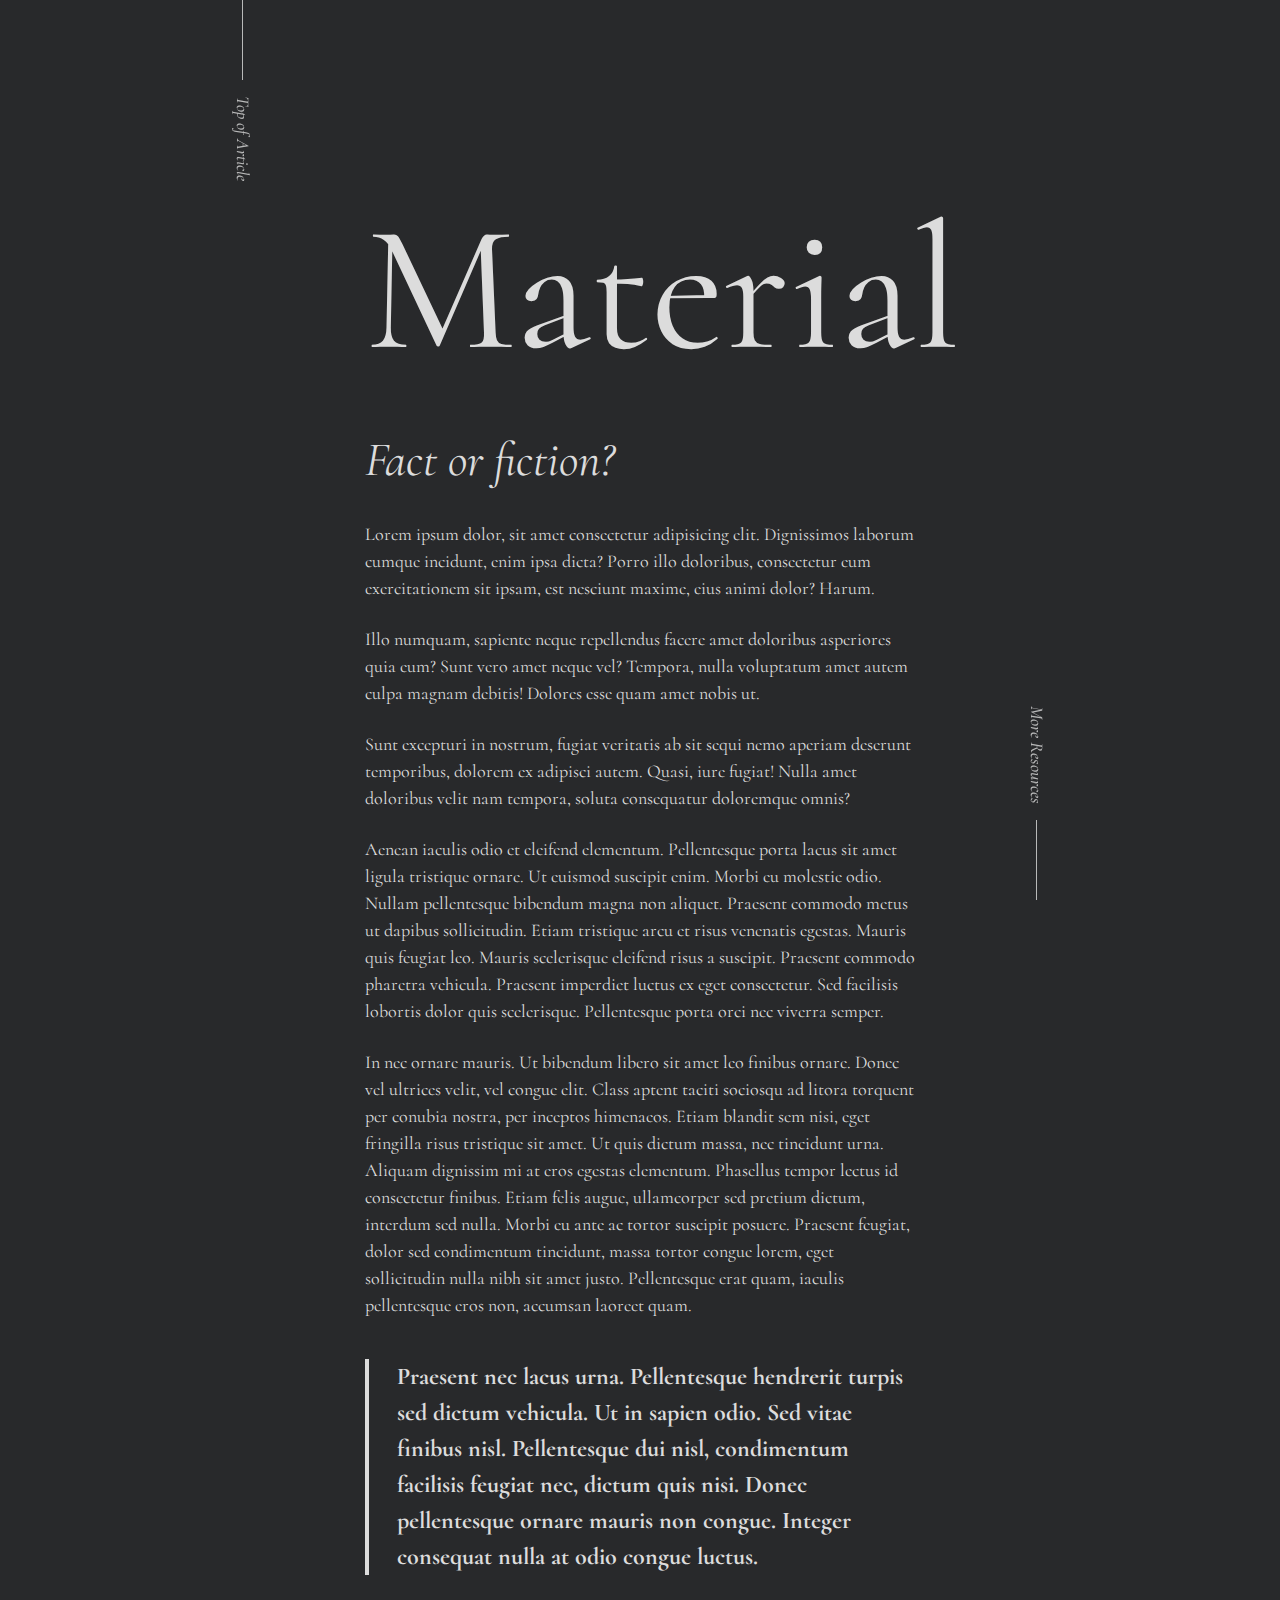
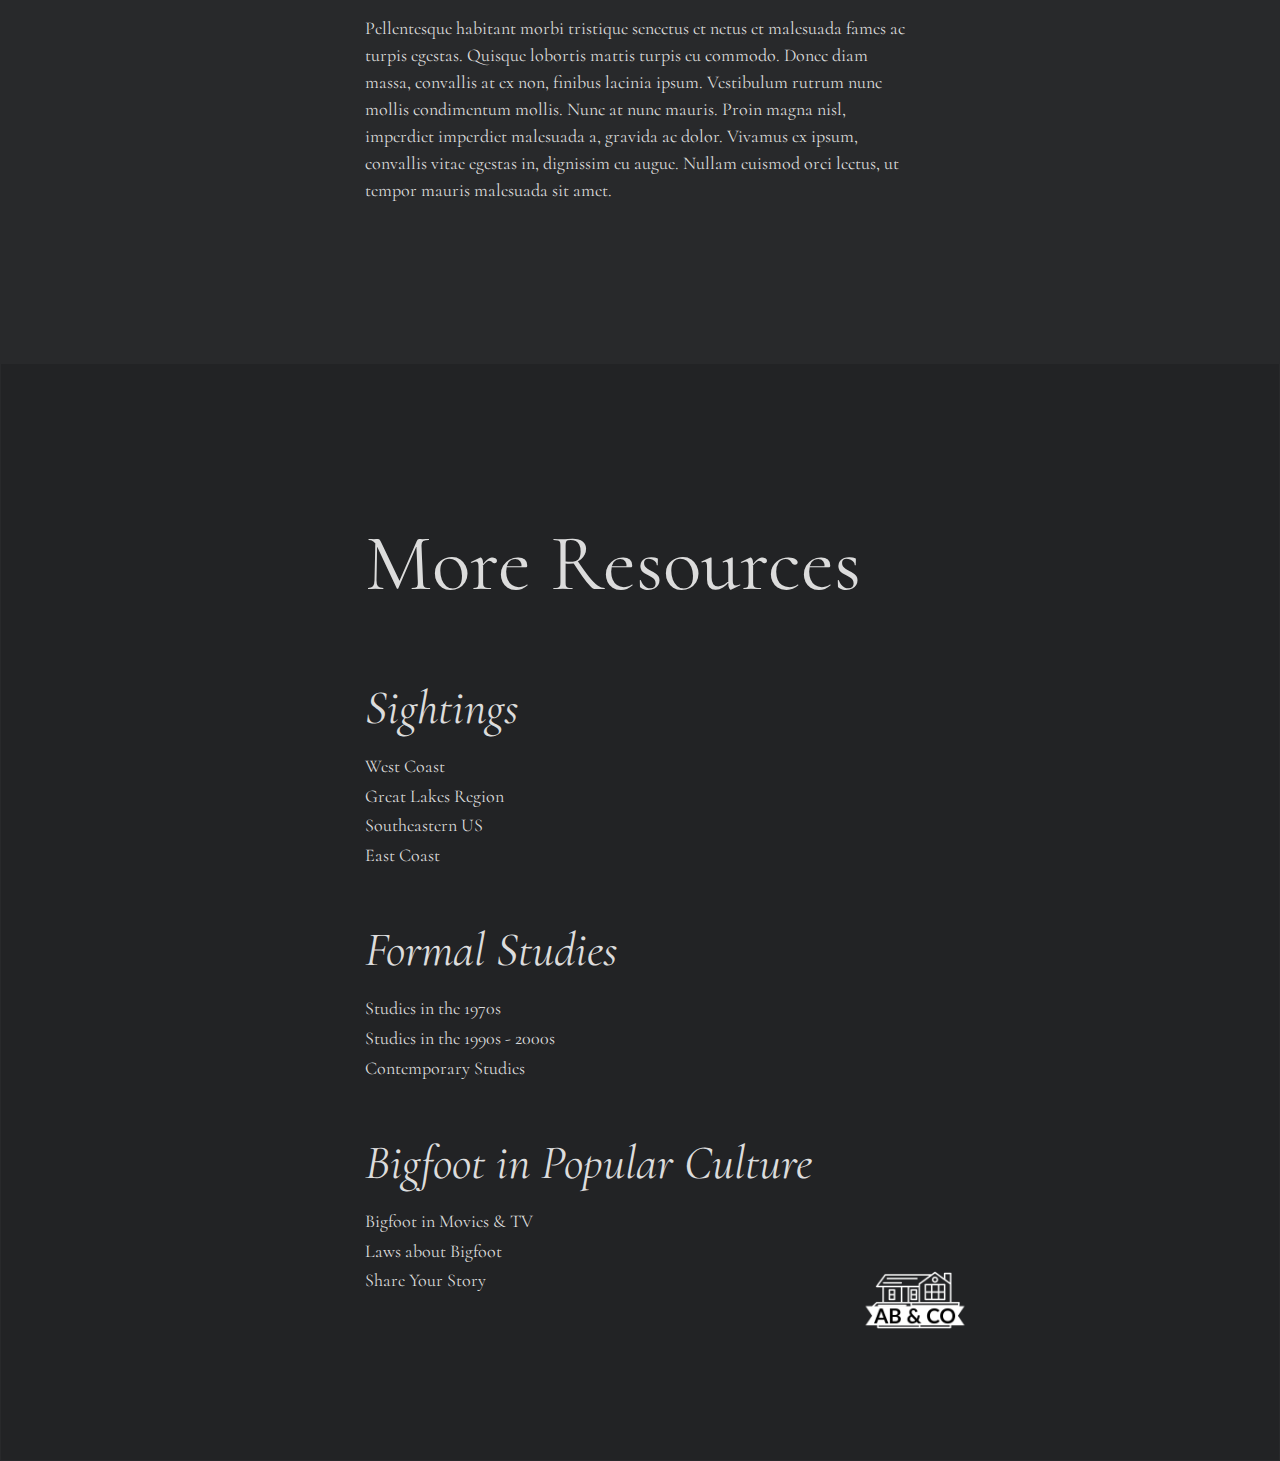
<file: material.html>
<!doctype html>

<html lang="en">

<head>
    <link rel="stylesheet" href="/materiallcss.css">
    <link rel="shortcut icon" href="/source/0.png" type="image/x-icon">
    <link rel="stylesheet" href="https://fonts.googleapis.com/css2?family=Seymour+One&amp;display=swap">
    <div class="page-wrap">
        <a href="#"><span></span>Top of Article</a>
        <a href="#footer"><span></span>More Resources</a>

        <main class="page-main" id="article">
            <div class="img-wrapper"></div>
            <article>

                <h1>Material</h1>
                <h2>Fact or fiction? </h2>
                <p>Lorem ipsum dolor, sit amet consectetur adipisicing elit. Dignissimos laborum cumque incidunt, enim ipsa dicta? Porro illo doloribus, consectetur eum exercitationem sit ipsam, est nesciunt maxime, eius animi dolor? Harum.</p>

                <p>Illo numquam, sapiente neque repellendus facere amet doloribus asperiores quia eum? Sunt vero amet neque vel? Tempora, nulla voluptatum amet autem culpa magnam debitis! Dolores esse quam amet nobis ut.</p>
                <p>Sunt excepturi in nostrum, fugiat veritatis ab sit sequi nemo aperiam deserunt temporibus, dolorem ex adipisci autem. Quasi, iure fugiat! Nulla amet doloribus velit nam tempora, soluta consequatur doloremque omnis?</p>
                <p> Aenean iaculis odio et eleifend elementum. Pellentesque porta lacus sit amet ligula tristique ornare. Ut euismod suscipit enim. Morbi eu molestie odio. Nullam pellentesque bibendum magna non aliquet. Praesent commodo metus ut dapibus sollicitudin.
                    Etiam tristique arcu et risus venenatis egestas. Mauris quis feugiat leo. Mauris scelerisque eleifend risus a suscipit. Praesent commodo pharetra vehicula. Praesent imperdiet luctus ex eget consectetur. Sed facilisis lobortis dolor
                    quis scelerisque. Pellentesque porta orci nec viverra semper.</p>
                <p>In nec ornare mauris. Ut bibendum libero sit amet leo finibus ornare. Donec vel ultrices velit, vel congue elit. Class aptent taciti sociosqu ad litora torquent per conubia nostra, per inceptos himenaeos. Etiam blandit sem nisi, eget fringilla
                    risus tristique sit amet. Ut quis dictum massa, nec tincidunt urna. Aliquam dignissim mi at eros egestas elementum. Phasellus tempor lectus id consectetur finibus. Etiam felis augue, ullamcorper sed pretium dictum, interdum sed nulla.
                    Morbi eu ante ac tortor suscipit posuere. Praesent feugiat, dolor sed condimentum tincidunt, massa tortor congue lorem, eget sollicitudin nulla nibh sit amet justo. Pellentesque erat quam, iaculis pellentesque eros non, accumsan laoreet
                    quam.
                </p>
                <blockquote>Praesent nec lacus urna. Pellentesque hendrerit turpis sed dictum vehicula. Ut in sapien odio. Sed vitae finibus nisl. Pellentesque dui nisl, condimentum facilisis feugiat nec, dictum quis nisi. Donec pellentesque ornare mauris non congue.
                    Integer consequat nulla at odio congue luctus.</blockquote>
                <p>Pellentesque habitant morbi tristique senectus et netus et malesuada fames ac turpis egestas. Quisque lobortis mattis turpis eu commodo. Donec diam massa, convallis at ex non, finibus lacinia ipsum. Vestibulum rutrum nunc mollis condimentum
                    mollis. Nunc at nunc mauris. Proin magna nisl, imperdiet imperdiet malesuada a, gravida ac dolor. Vivamus ex ipsum, convallis vitae egestas in, dignissim eu augue. Nullam euismod orci lectus, ut tempor mauris malesuada sit amet.</p>
            </article>
        </main>
        <footer class="page-footer" id="footer">
            <div class="footer-wrapper">
                <h3>More Resources</h3>
                <div class="navs-wrapper">
                    <nav>
                        <h4>Sightings</h4>
                        <ul>
                            <li><a href="#">West Coast</a></li>
                            <li><a href="#">Great Lakes Region</a></li>
                            <li><a href="#">Southeastern US</a></li>
                            <li><a href="#">East Coast</a></li>
                        </ul>
                    </nav>
                    <nav>
                        <h4>Formal Studies</h4>
                        <ul>
                            <li><a href="#">Studies in the 1970s</a></li>
                            <li><a href="#">Studies in the 1990s - 2000s</a></li>
                            <li><a href="#">Contemporary Studies</a></li>
                        </ul>
                    </nav>
                    <nav>
                        <h4>Bigfoot in Popular Culture</h4>
                        <ul>
                            <li><a href="#">Bigfoot in Movies &amp; TV</a></li>
                            <li><a href="#">Laws about Bigfoot</a></li>
                            <li><a href="#">Share Your Story</a></li>


                            <div id="blink">

                                <a href="/index.html"><img src="/source/3.png" alt="icon" class="ic support"></a>
                            </div>



                        </ul>
                    </nav>
                </div>
            </div>
        </footer>
    </div>
    <script type="text/javascript">
        var blink = document.getElementById('blink');
        setInterval(function() {
            blink.style.opacity = (blink.style.opacity == 0 ? 1 : 0);
        }, 1000);
    </script>
    </body>

</html>
</file>
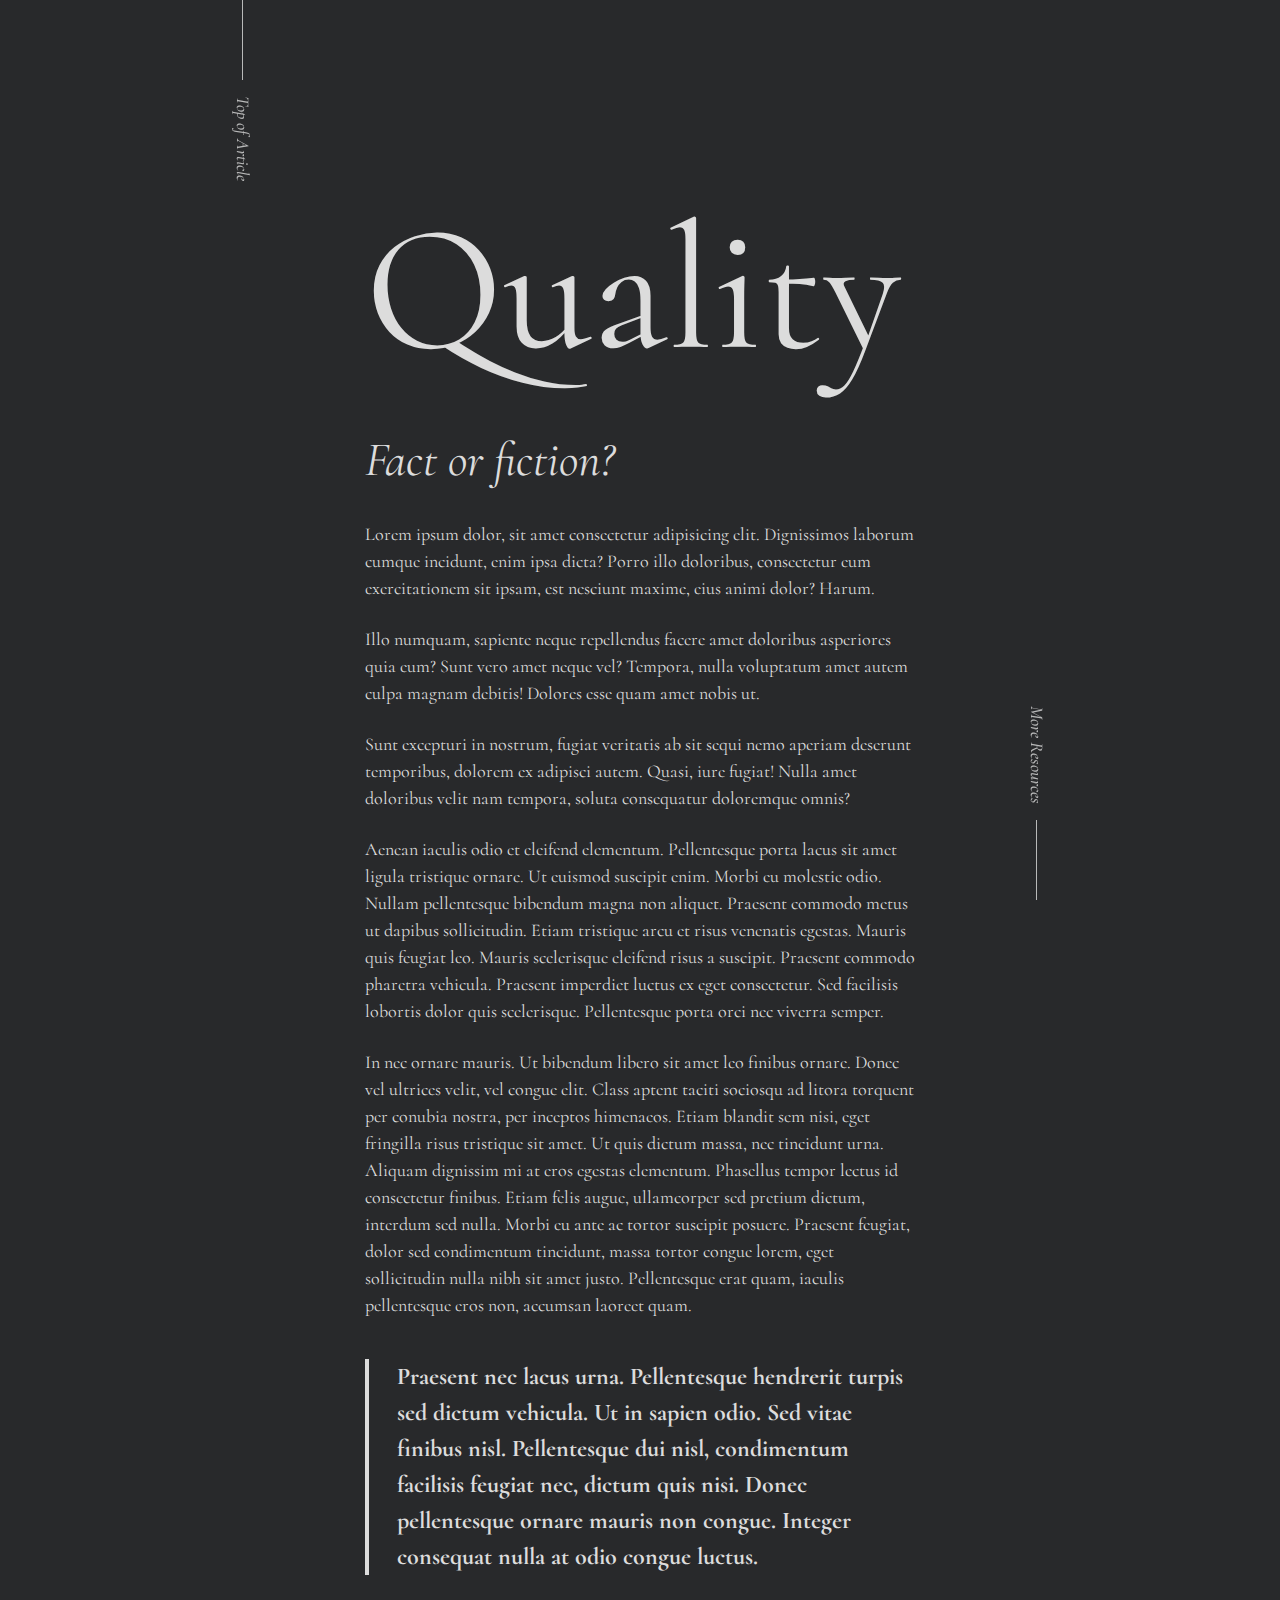
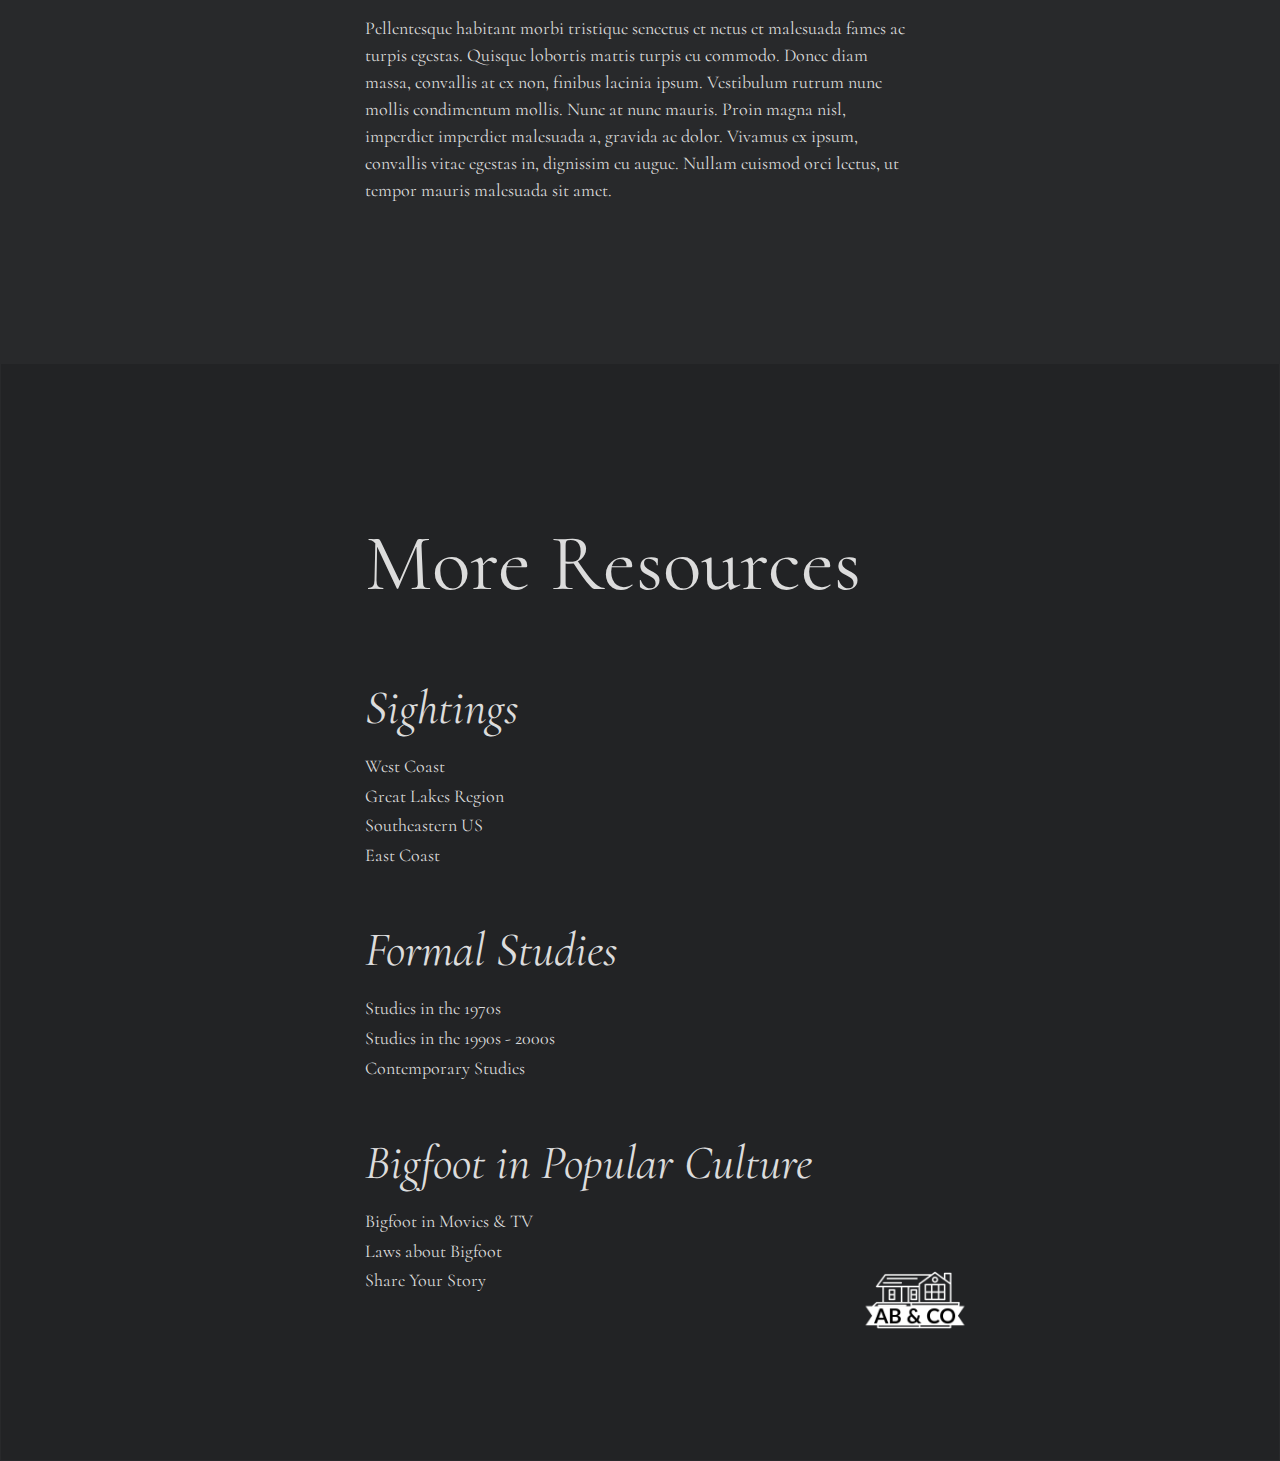
<file: quality.html>
<!doctype html>

<html lang="en">

<head>
    <link rel="stylesheet" href="/materiallcss.css">
    <link rel="shortcut icon" href="/source/0.png" type="image/x-icon">
    <link rel="stylesheet" href="https://fonts.googleapis.com/css2?family=Seymour+One&amp;display=swap">
    <div class="page-wrap">
        <a href="#"><span></span>Top of Article</a>
        <a href="#footer"><span></span>More Resources</a>

        <main class="page-main" id="article">
            <div class="img-wrapper"></div>
            <article>

                <h1>Quality</h1>
                <h2>Fact or fiction? </h2>
                <p>Lorem ipsum dolor, sit amet consectetur adipisicing elit. Dignissimos laborum cumque incidunt, enim ipsa dicta? Porro illo doloribus, consectetur eum exercitationem sit ipsam, est nesciunt maxime, eius animi dolor? Harum.</p>

                <p>Illo numquam, sapiente neque repellendus facere amet doloribus asperiores quia eum? Sunt vero amet neque vel? Tempora, nulla voluptatum amet autem culpa magnam debitis! Dolores esse quam amet nobis ut.</p>
                <p>Sunt excepturi in nostrum, fugiat veritatis ab sit sequi nemo aperiam deserunt temporibus, dolorem ex adipisci autem. Quasi, iure fugiat! Nulla amet doloribus velit nam tempora, soluta consequatur doloremque omnis?</p>
                <p> Aenean iaculis odio et eleifend elementum. Pellentesque porta lacus sit amet ligula tristique ornare. Ut euismod suscipit enim. Morbi eu molestie odio. Nullam pellentesque bibendum magna non aliquet. Praesent commodo metus ut dapibus sollicitudin.
                    Etiam tristique arcu et risus venenatis egestas. Mauris quis feugiat leo. Mauris scelerisque eleifend risus a suscipit. Praesent commodo pharetra vehicula. Praesent imperdiet luctus ex eget consectetur. Sed facilisis lobortis dolor
                    quis scelerisque. Pellentesque porta orci nec viverra semper.</p>
                <p>In nec ornare mauris. Ut bibendum libero sit amet leo finibus ornare. Donec vel ultrices velit, vel congue elit. Class aptent taciti sociosqu ad litora torquent per conubia nostra, per inceptos himenaeos. Etiam blandit sem nisi, eget fringilla
                    risus tristique sit amet. Ut quis dictum massa, nec tincidunt urna. Aliquam dignissim mi at eros egestas elementum. Phasellus tempor lectus id consectetur finibus. Etiam felis augue, ullamcorper sed pretium dictum, interdum sed nulla.
                    Morbi eu ante ac tortor suscipit posuere. Praesent feugiat, dolor sed condimentum tincidunt, massa tortor congue lorem, eget sollicitudin nulla nibh sit amet justo. Pellentesque erat quam, iaculis pellentesque eros non, accumsan laoreet
                    quam.
                </p>
                <blockquote>Praesent nec lacus urna. Pellentesque hendrerit turpis sed dictum vehicula. Ut in sapien odio. Sed vitae finibus nisl. Pellentesque dui nisl, condimentum facilisis feugiat nec, dictum quis nisi. Donec pellentesque ornare mauris non congue.
                    Integer consequat nulla at odio congue luctus.</blockquote>
                <p>Pellentesque habitant morbi tristique senectus et netus et malesuada fames ac turpis egestas. Quisque lobortis mattis turpis eu commodo. Donec diam massa, convallis at ex non, finibus lacinia ipsum. Vestibulum rutrum nunc mollis condimentum
                    mollis. Nunc at nunc mauris. Proin magna nisl, imperdiet imperdiet malesuada a, gravida ac dolor. Vivamus ex ipsum, convallis vitae egestas in, dignissim eu augue. Nullam euismod orci lectus, ut tempor mauris malesuada sit amet.</p>
            </article>
        </main>
        <footer class="page-footer" id="footer">
            <div class="footer-wrapper">
                <h3>More Resources</h3>
                <div class="navs-wrapper">
                    <nav>
                        <h4>Sightings</h4>
                        <ul>
                            <li><a href="#">West Coast</a></li>
                            <li><a href="#">Great Lakes Region</a></li>
                            <li><a href="#">Southeastern US</a></li>
                            <li><a href="#">East Coast</a></li>
                        </ul>
                    </nav>
                    <nav>
                        <h4>Formal Studies</h4>
                        <ul>
                            <li><a href="#">Studies in the 1970s</a></li>
                            <li><a href="#">Studies in the 1990s - 2000s</a></li>
                            <li><a href="#">Contemporary Studies</a></li>
                        </ul>
                    </nav>
                    <nav>
                        <h4>Bigfoot in Popular Culture</h4>
                        <ul>
                            <li><a href="#">Bigfoot in Movies &amp; TV</a></li>
                            <li><a href="#">Laws about Bigfoot</a></li>
                            <li><a href="#">Share Your Story</a></li>


                            <div id="blink1">

                                <a href="/index.html"><img src="/source/3.png" alt="icon" class="ic support"></a>
                            </div>



                        </ul>
                    </nav>
                </div>
            </div>
        </footer>
    </div>
    <script type="text/javascript">
        var blink1 = document.getElementById('blink1');
        setInterval(function() {
            blink1.style.opacity = (blink1.style.opacity == 0 ? 1 : 0);
        }, 1000);
    </script>
    </body>

</html>
</file>
<file: materiallcss.css>
@import url("https://fonts.googleapis.com/css2?family=Cormorant:ital,wght@0,400;0,700;1,400;1,700&display=swap");
* {
    padding: 0;
    margin: 0;
    box-sizing: border-box;
}

::selection {
    background: #f8955c20;
}

html {
    scroll-behavior: smooth;
    --color-font: #dcdcdc;
    --color-accent: #f8955c;
}

body {
    background: #28292b;
    color: #dcdcdc;
    font-family: "Cormorant", serif;
    position: relative;
    top: 0;
    height: 100%;
    border: 1px solid transparent;
    overflow-x: hidden;
}

.page-wrap a {}

.page-wrap>a {
    font-style: italic;
    font-weight: 500;
    font-size: 18px;
    line-height: 100%;
    color: var(--color-font);
    text-decoration: none;
    position: fixed;
    display: flex;
    flex-direction: row;
    align-items: center;
    opacity: 0.8;
    padding: 8px;
    transition: all 0.3s ease;
}

.page-wrap>a:hover {
    opacity: 1;
    color: var(--color-accent);
}

.page-wrap>a:hover>span {
    width: 90px;
}

.page-wrap>a[href="#"] {
    top: 0;
    left: 260px;
    transform-origin: top left;
    transform: rotate(90deg);
    padding-left: 0;
}

.page-wrap>a[href="#footer"] {
    bottom: 0;
    right: 260px;
    transform-origin: bottom right;
    transform: rotate(90deg);
    flex-direction: row-reverse;
    padding-right: 0;
}

.page-wrap>a>span {
    width: 80px;
    height: 1px;
    background: var(--color-font);
    transition: all 0.3s ease;
}

.page-wrap>a[href="#"]>span {
    margin-right: 16px;
}

.page-wrap>a[href="#footer"]>span {
    margin-left: 16px;
}

.page-main>.img-wrapper {
    width: 100vw;
    height: 50vh;
    position: relative;
    background-image: url("https://assets.codepen.io/t-1/john-moeses-bauan-sx6n_hgSmOc-unsplash.jpg");
    background-position: center center;
    background-repeat: no-repeat;
    background-size: cover;
    position: absolute;
    z-index: -1;
    top: 0;
}

.page-main>.img-wrapper::after {
    content: "";
    position: absolute;
    width: 100%;
    height: 100%;
    top: 0;
    left: 0;
    background: linear-gradient( 180deg, rgba(40, 41, 43, 0) 0%, rgba(40, 41, 43, 0.0208296) 4.7%, rgba(40, 41, 43, 0.0439704) 8.9%, rgba(40, 41, 43, 0.0704) 12.8%, rgba(40, 41, 43, 0.101096) 16.56%, rgba(40, 41, 43, 0.137037) 20.37%, rgba(40, 41, 43, 0.1792) 24.4%, rgba(40, 41, 43, 0.228563) 28.83%, rgba(40, 41, 43, 0.286104) 33.84%, rgba(40, 41, 43, 0.3528) 39.6%, rgba(40, 41, 43, 0.42963) 46.3%, rgba(40, 41, 43, 0.51757) 54.1%, rgba(40, 41, 43, 0.6176) 63.2%, rgba(40, 41, 43, 0.730696) 73.76%, rgba(40, 41, 43, 0.857837) 85.97%, #28292b 100%);
}

.page-main {
    top: 0;
}

.page-main>article {
    max-width: 550px;
    width: 100%;
    z-index: 1;
    margin: 20vh auto 160px;
}

.page-main>article>h1 {
    font-weight: 400;
    font-size: 180px;
    line-height: auto;
    margin-bottom: 32px;
}

.page-main>article>h2 {
    font-style: italic;
    font-weight: 400;
    font-size: 48px;
    line-height: auto;
    margin-bottom: 32px;
}

.page-main>article p {
    font-weight: 400;
    font-size: 18px;
    line-height: 1.5;
    margin-bottom: 24px;
}

.page-main>article blockquote {
    font-weight: 700;
    font-size: 24px;
    line-height: 1.5;
    margin-bottom: 24px;
    position: relative;
    margin: 40px 0px 40px 32px;
}

.page-main>article blockquote::before {
    position: absolute;
    content: "";
    width: 4px;
    height: 100%;
    background: var(--color-font);
    margin-left: -32px;
}

footer {
    display: flex;
    flex-direction: column;
    background: #222325;
    height: auto;
    justify-content: center;
    align-items: center;
    padding-top: 160px;
    padding-bottom: 160px;
}

footer>.footer-wrapper {
    max-width: 550px;
    width: 100%;
}

footer>.footer-wrapper>h3 {
    font-weight: 400;
    font-size: 80px;
    line-height: 100%;
    margin-bottom: 80px;
}

footer>.footer-wrapper>.navs-wrapper>nav {
    margin-bottom: 60px;
}

footer>.footer-wrapper>.navs-wrapper>nav:last-of-type {
    margin-bottom: 0;
}

footer>.footer-wrapper>.navs-wrapper>nav>h4 {
    font-style: italic;
    font-weight: 400;
    font-size: 48px;
    line-height: 100%;
    margin-bottom: 24px;
}

footer>.footer-wrapper>.navs-wrapper>nav>ul>li {
    font-weight: 400;
    font-size: 18px;
    line-height: 1.2;
    margin-bottom: 8px;
    list-style-type: none;
}

footer>.footer-wrapper>.navs-wrapper>nav>ul>li a {
    color: inherit;
    text-decoration: none;
    transition: all 0.2s ease;
    transition: all 0.6s ease;
}

footer>.footer-wrapper>.navs-wrapper>nav>ul>li a:hover {
    color: var(--color-accent);
    margin-left: 8px;
}

@media only screen and (max-width: 1200px) {
    .page-wrap>a[href="#"] {
        left: 120px;
    }
    .page-wrap>a[href="#footer"] {
        right: 120px;
    }
}

@media only screen and (max-width: 900px) {
    .page-wrap>a[href="#"] {
        left: 80px;
    }
    .page-wrap>a[href="#footer"] {
        right: 80px;
    }
    footer>.footer-wrapper>h3 {
        font-size: 72px;
    }
}

@media only screen and (max-width: 768px) {
    .page-wrap>a[href="#"] {
        left: 56px;
    }
    .page-wrap>a[href="#footer"] {
        right: 56px;
    }
    .page-main>article {
        width: 100%;
        padding: 48px;
        margin-bottom: 10vh;
    }
    .page-main>article>h1 {
        font-size: 120px;
    }
    .page-main>article>h2 {
        font-size: 32px;
    }
    footer>.footer-wrapper>h3 {
        font-size: 64px;
    }
    footer {
        display: flex;
        flex-direction: column;
        width: 100%;
        padding: 10vh 48px;
    }
}

@media only screen and (max-width: 550px) {
    .page-wrap>a[href="#"] {
        left: 32px;
    }
    .page-wrap>a[href="#footer"] {
        right: 32px;
    }
    .page-main>article>h1 {
        font-size: 120px;
    }
    .page-main>article>h2 {
        font-size: 32px;
    }
    .page-main>article {
        padding: 48px;
    }
    footer>.footer-wrapper>h3 {
        font-size: 56px;
    }
}

.support {
    height: 140px;
    margin: -70px;
    float: right;
}

#blink {
    font-size: 30px;
    font-weight: bold;
    font-family: sans-serif;
    color: #1c87c9;
    transition: 0.4s;
}

#blink1 {
    font-size: 30px;
    font-weight: bold;
    font-family: sans-serif;
    color: #1c87c9;
    transition: 0.4s;
}
</file>
